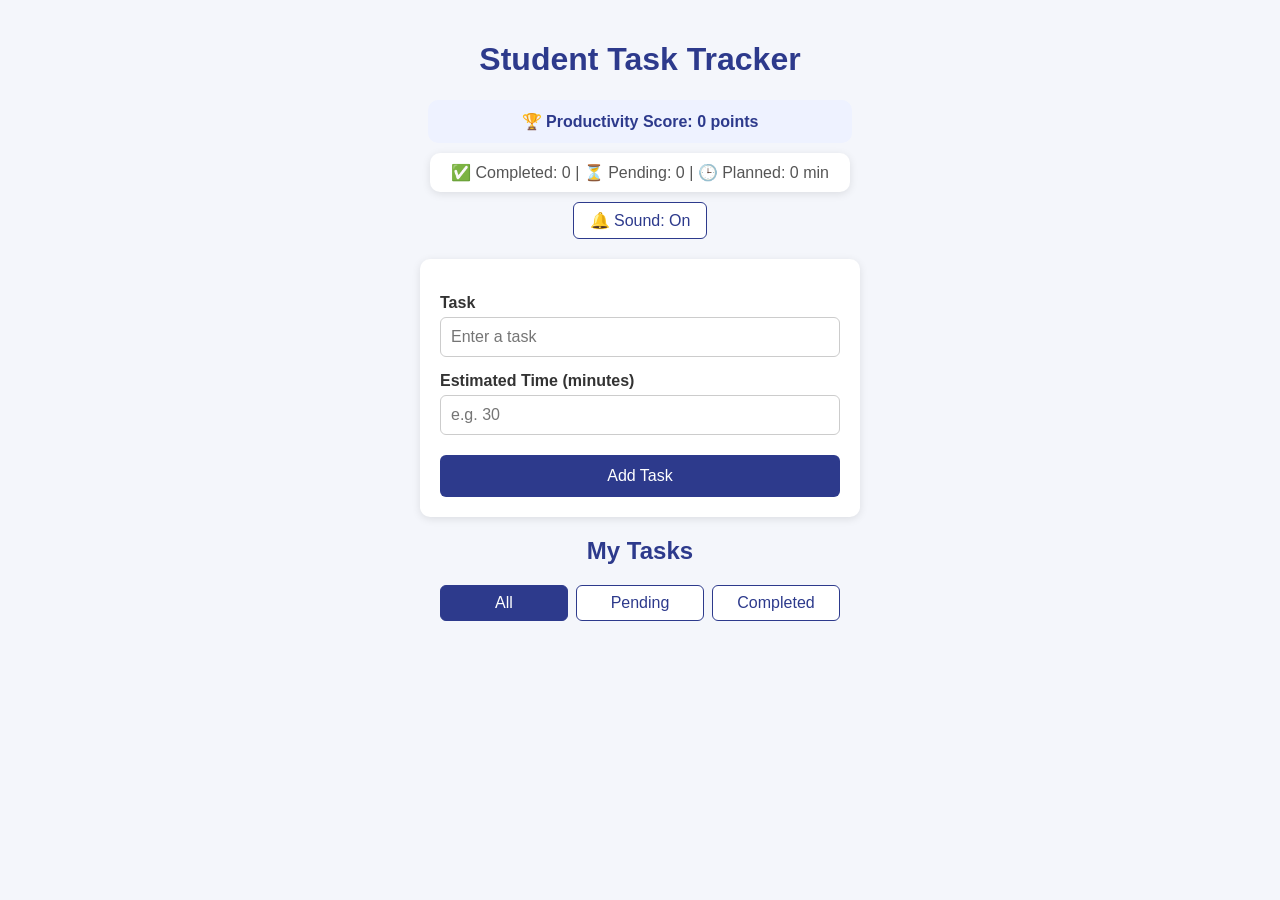
<file: student-task-tracker/index.html>
<!DOCTYPE html>
<html>
<head>
    <title>Student Task Tracker</title>
    <meta charset="UTF-8">
    <meta name="viewport" content="width=device-width, initial-scale=1.0">
    <link rel="stylesheet" href="style.css">
</head>

<body>

    <h1>Student Task Tracker</h1>

    <p id="score">🏆 Productivity Score: 0 points</p>

    <p id="summary"></p>

    <button id="sound-toggle">🔔 Sound: On</button>

    <form>
        <label for="task">Task</label>
        <input type="text" id="task" placeholder="Enter a task" maxlength="60">

        <label for="time">Estimated Time (minutes)</label>
        <input type="number" id="time" placeholder="e.g. 30">

        <p id="form-error"></p>

        <button type="submit">Add Task</button>
    </form>

    <h2>My Tasks</h2>

    <div id="filters">
        <button class="filter-btn active" data-filter="all">All</button>
        <button class="filter-btn" data-filter="pending">Pending</button>
        <button class="filter-btn" data-filter="completed">Completed</button>
    </div>

    <div id="taskList"></div>
    <script src="script.js"></script>

</body>
</html>
</file>
<file: student-task-tracker/style.css>
body {
    font-family: Arial, sans-serif;
    background-color: #f4f6fb;
    margin: 0;
    padding: 20px;
}

h1 {
    text-align: center;
    color: #2d3a8c;
}

form {
    background-color: white;
    max-width: 400px;
    margin: 20px auto;
    padding: 20px;
    border-radius: 10px;
    box-shadow: 0 2px 8px rgba(0, 0, 0, 0.1);
}

label {
    display: block;
    margin-top: 15px;
    margin-bottom: 5px;
    font-weight: bold;
    color: #333;
}

input {
    width: 100%;
    padding: 10px;
    border: 1px solid #ccc;
    border-radius: 6px;
    font-size: 16px;
    box-sizing: border-box;
    transition: all 0.2s ease;
}

button {
    margin-top: 20px;
    width: 100%;
    padding: 12px;
    background-color: #2d3a8c;
    color: white;
    border: none;
    border-radius: 6px;
    font-size: 16px;
    cursor: pointer;
    transition: all 0.2s ease;
}

h2 {
    text-align: center;
    color: #2d3a8c;
}

#taskList {
    max-width: 400px;
    margin: 0 auto;
}

button:hover {
    background-color: #1f2a6b;
}

button:active {
    transform: scale(0.97);
}

input:focus {
    outline: none;
    border-color: #2d3a8c;
    box-shadow: 0 0 0 3px rgba(45, 58, 140, 0.2);
}

.task-card {
    background-color: white;
    padding: 15px;
    margin-bottom: 10px;
    border-radius: 10px;
    box-shadow: 0 2px 8px rgba(0, 0, 0, 0.1);
    overflow-wrap: anywhere;
}

.task-card h3 {
    margin: 0 0 8px 0;
    color: #2d3a8c;
    overflow-wrap: anywhere;
}

.task-card p {
    margin: 4px 0;
    color: #555;
}

.complete-btn {
    width: auto;
    margin-top: 10px;
    margin-right: 8px;
    padding: 8px 16px;
    background-color: #2e8b57;
}

.complete-btn:hover {
    background-color: #25704a;
}

.delete-btn {
    width: auto;
    margin-top: 10px;
    padding: 8px 16px;
    background-color: #c0392b;
}

.delete-btn:hover {
    background-color: #992d22;
}

.start-btn {
    width: auto;
    margin-top: 10px;
    margin-right: 8px;
    padding: 8px 16px;
    background-color: #2d3a8c;
}

.pause-btn {
    width: auto;
    margin-top: 10px;
    margin-right: 8px;
    padding: 8px 16px;
    background-color: #e67e22;
}

.pause-btn:hover {
    background-color: #bf6516;
}

.task-card .result {
    background-color: #eef2ff;
    padding: 8px;
    border-radius: 6px;
}

#score {
    max-width: 400px;
    margin: 0 auto 10px auto;
    padding: 12px;
    text-align: center;
    font-weight: bold;
    color: #2d3a8c;
    background-color: #eef2ff;
    border-radius: 10px;
}

#summary {
    max-width: 400px;
    margin: 0 auto 10px auto;
    padding: 10px;
    text-align: center;
    color: #555;
    background-color: white;
    border-radius: 10px;
    box-shadow: 0 2px 8px rgba(0, 0, 0, 0.1);
}

.time-up {
    background-color: #fff4e5;
    color: #b45309;
    padding: 8px;
    border-radius: 6px;
    font-weight: bold;
}

.warning {
    background-color: #fffbe6;
    color: #92400e;
    padding: 8px;
    border-radius: 6px;
    font-weight: bold;
}

.warning:empty {
    display: none;
}

.warning.urgent {
    background-color: #fee2e2;
    color: #b91c1c;
}

#filters {
    max-width: 400px;
    margin: 0 auto 10px auto;
    display: flex;
    gap: 8px;
}

.filter-btn {
    margin-top: 0;
    padding: 8px;
    background-color: white;
    color: #2d3a8c;
    border: 1px solid #2d3a8c;
}

.filter-btn:hover {
    background-color: #eef2ff;
}

.filter-btn.active {
    background-color: #2d3a8c;
    color: white;
}

.note-box {
    width: 100%;
    min-height: 60px;
    margin-top: 8px;
    padding: 8px;
    border: 1px solid #ccc;
    border-radius: 6px;
    font-family: Arial, sans-serif;
    font-size: 14px;
    box-sizing: border-box;
    resize: vertical;
}

.save-note-btn {
    width: auto;
    margin-top: 8px;
    margin-right: 8px;
    padding: 8px 16px;
    background-color: #2d3a8c;
}

#sound-toggle {
    display: block;
    width: auto;
    margin: 0 auto 10px auto;
    padding: 8px 16px;
    background-color: white;
    color: #2d3a8c;
    border: 1px solid #2d3a8c;
}

#sound-toggle:hover {
    background-color: #eef2ff;
}

#form-error {
    color: #b91c1c;
    font-size: 14px;
    margin: 10px 0 0 0;
}

#form-error:empty {
    display: none;
}

.button-row {
    display: flex;
    flex-wrap: wrap;
    gap: 8px;
    margin-top: 10px;
}

.button-row button {
    margin: 0;
}

@media (max-width: 500px) {
    body {
        padding: 10px;
    }

    form {
        padding: 15px;
    }
}
</file>
